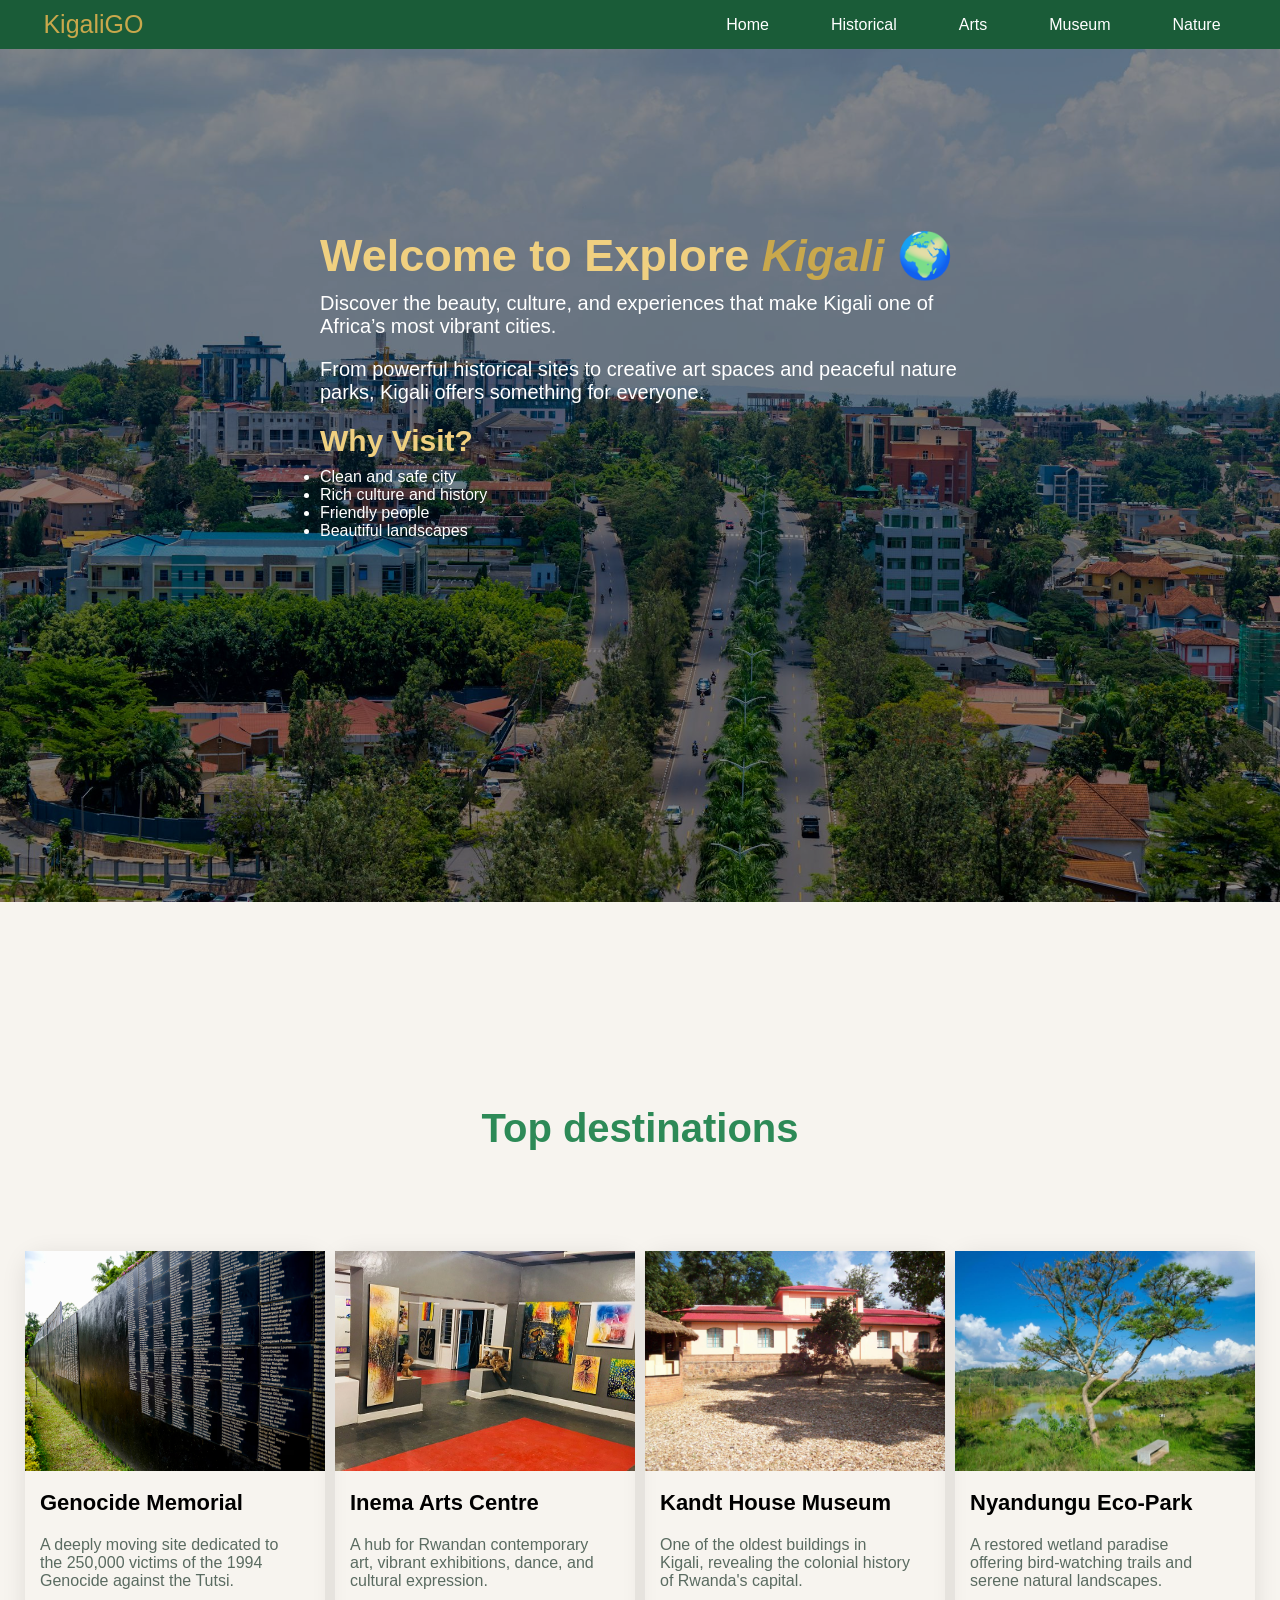
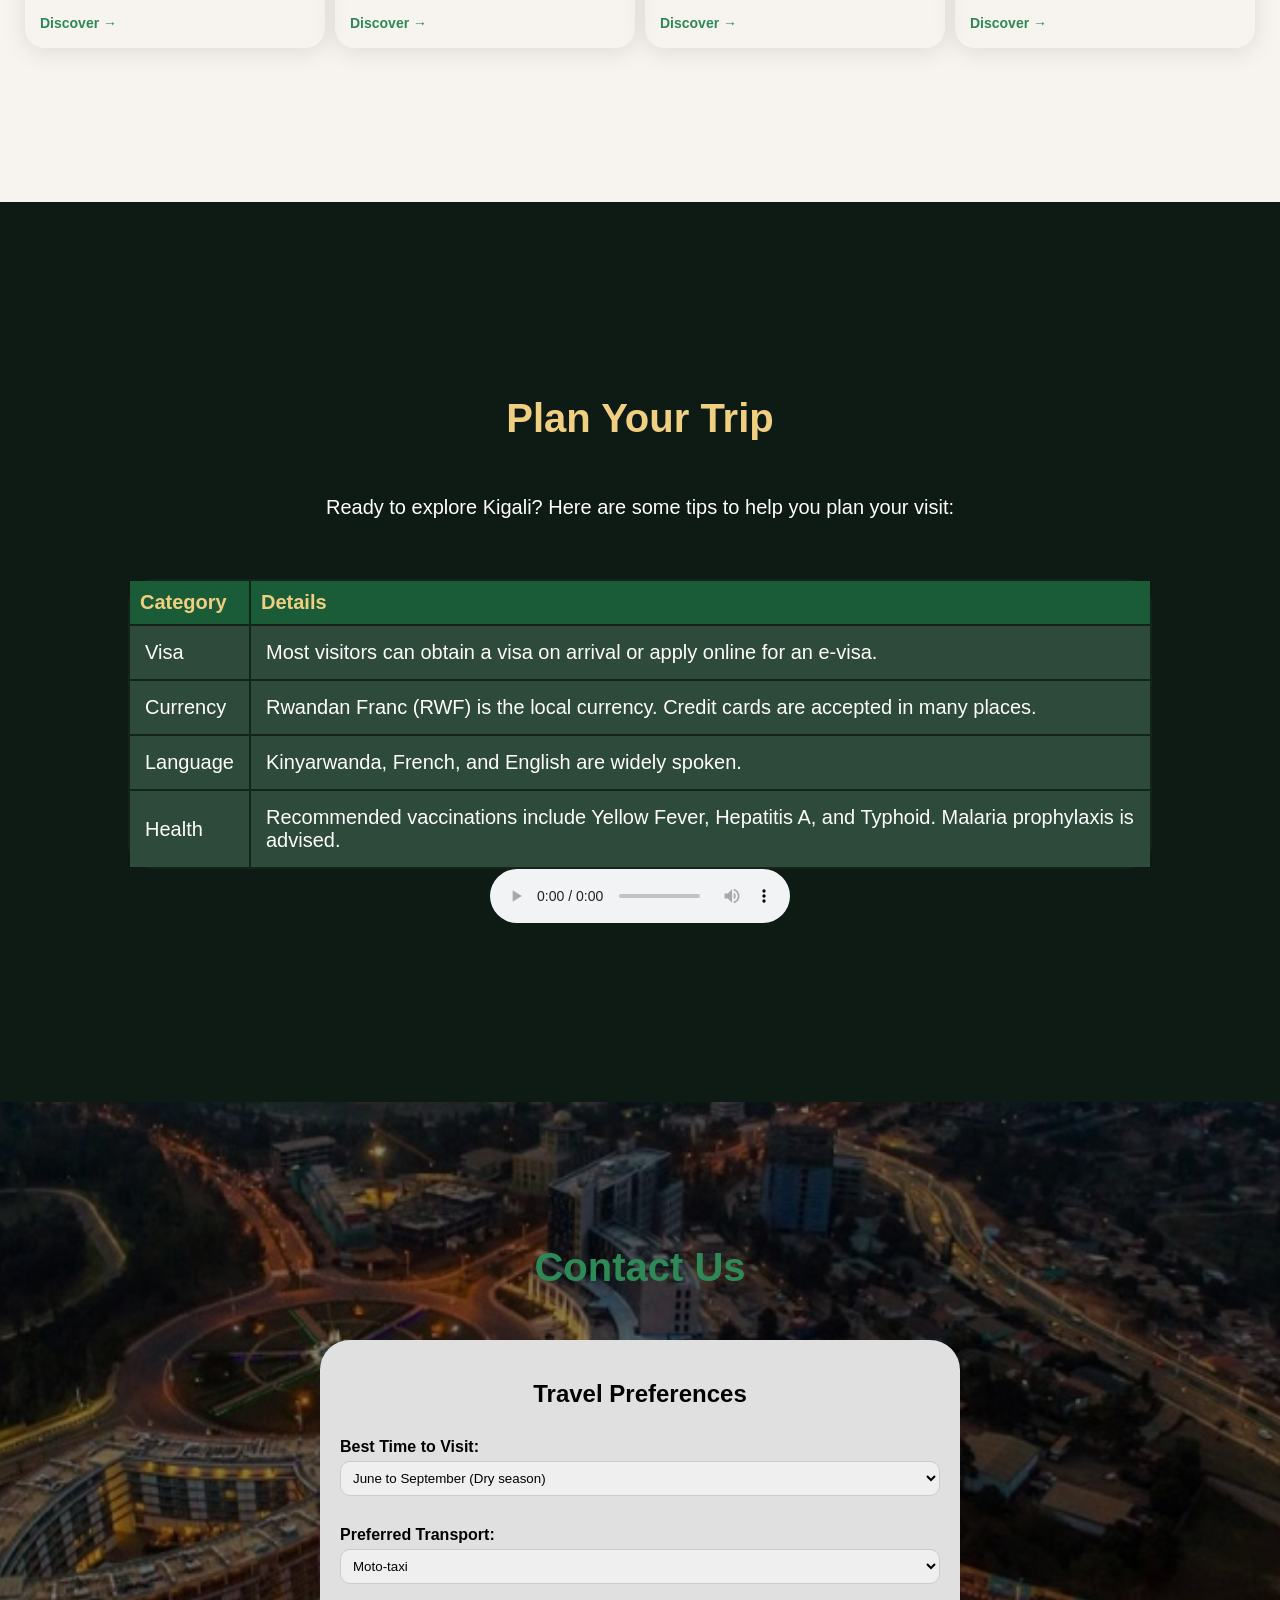
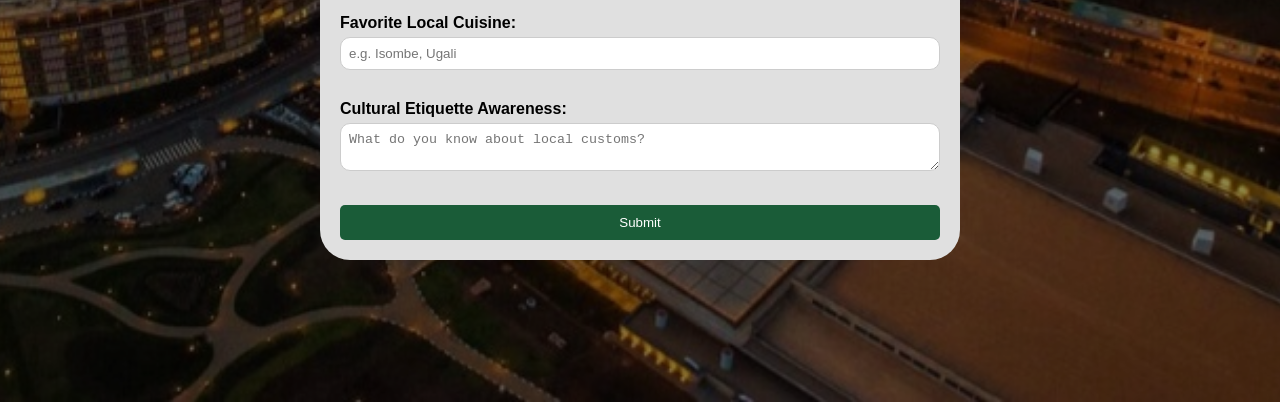
<file: index.html>
<!DOCTYPE html>
<html lang="en">
<head>
    <meta charset="UTF-8">
    <meta name="viewport" content="width=device-width, initial-scale=1.0">
    <title>Home</title>
    <link rel="stylesheet" href="./style.css">
</head>
<body>
    <nav class="navbar">
        <div class="navlogo">KigaliGO</div>
        <ul class="navlinks">
            <li><a href="#index.html">Home</a></li>
            <li><a href="./historical.html">Historical</a></li>
            <li><a href="./arts.html">Arts</a></li>
            <li><a href="./museum.html">Museum</a></li>
            <li><a href="./nature.html">Nature</a></li>
        </ul>
    </nav>
    <section class="welcome">
        <img src="./Kigali.jpeg" alt="Kigali Cityscape">
        <div class="main">
            <div class="text">
                <h1>Welcome to Explore<span> Kigali</span> 🌍</h1>
                <p>Discover the beauty, culture, and experiences that make Kigali one 
                of Africa’s most vibrant cities.</p>
                <p>From powerful historical sites to creative art spaces and peaceful
                nature parks, Kigali offers something for everyone.</p>
            </div>
            <div class="descript">
                <h1>Why Visit?</h1>
                <ul>
                    <li>Clean and safe city</li>
                    <li>Rich culture and history</li>
                    <li>Friendly people</li>
                    <li>Beautiful landscapes</li>
                </ul>
            </div>
        </div>   
    </section>

    <section class="destinations">
        <h1>Top destinations</h1>
        <div class="card-grid">
            <div class="card">
                <img src="./memorial2.avif" alt="Genocide Memorial">
                <div class="card-body">
                    <h3>Genocide Memorial</h3>
                    <p>A deeply moving site dedicated to the 250,000 victims of the 1994 Genocide against the Tutsi.</p>
                    <a href="./historical.html">Discover → </a>
                </div>
            </div>
            <div class="card">
                <img src="./art2.jpg" alt="Inema Arts">
                <div class="card-body">
                    <h3>Inema Arts Centre</h3>
                    <p>A hub for Rwandan contemporary art, vibrant exhibitions, dance, and cultural expression.</p>
                    <a href="./arts.html">Discover → </a>
                </div>
            </div>
            <div class="card">
                <img src="./museum2.jpg" alt="Kandt Museum">
                <div class="card-body">
                    <h3>Kandt House Museum</h3>
                    <p>One of the oldest buildings in Kigali, revealing the colonial history of Rwanda's capital.</p>
                    <a href="./museum.html">Discover → </a>
                </div>
            </div>
            <div class="card">
                <img src="./nature2.jpg" alt="Nyandungu Park">
                <div class="card-body">
                    <h3>Nyandungu Eco-Park</h3>
                    <p>A restored wetland paradise offering bird-watching trails and serene natural landscapes.</p>   
                    <a href="./nature.html">Discover → </a>                 
                </div>
            </div>

        </div>
    </section>

    <section class="plan">
        <h1>Plan Your Trip</h1>
        <p>Ready to explore Kigali? Here are some tips to help you plan your visit:</p>
        <table class="table-head">
            <thead>
                <tr>
                    <th>Category</th>
                    <th>Details</th>
                </tr>
            </thead>
            <tbody class="table-body">
                <tr>
                    <td>Visa</td>
                    <td>Most visitors can obtain a visa on arrival or apply online for an e-visa.</td>
                </tr>
                <tr>
                    <td>Currency</td>
                    <td>Rwandan Franc (RWF) is the local currency. Credit cards are accepted in many places.</td>
                </tr>
                <tr>
                    <td>Language</td>
                    <td>Kinyarwanda, French, and English are widely spoken.</td>
                </tr>
                <tr>
                    <td>Health</td>
                    <td>Recommended vaccinations include Yellow Fever, Hepatitis A, and Typhoid. Malaria prophylaxis is advised.</td>
                </tr>
            </tbody>    
        </table>   
        <audio class="plan-audio" controls>
            <source src="./kgl_we_share.mp4" type="audio/mpeg">
            Your browser does not support the audio element.
        </audio>    
    </section>

    <section class="form-section">
        <img src="./Kigali2.jpg" alt="Kigali Convention Center">
        <h1>Contact Us</h1>
        <div class="travel-form">
            <h2>Travel Preferences</h2>
            <form>
            <label for="visit-time">Best Time to Visit:</label>
            <select id="visit-time" name="visit-time">
                <option>June to September (Dry season)</option>
                <option>October to May (Rainy season)</option>
            </select>
            <label for="transport">Preferred Transport:</label>
            <select id="transport" name="transport">
                <option>Moto-taxi</option>
                <option>Car rental</option>
                <option>Guided tour</option>
             </select>
                <label for="cuisine">Favorite Local Cuisine:</label>
                <input type="text" id="cuisine" name="cuisine" placeholder="e.g. Isombe, Ugali">
                <label for="etiquette">Cultural Etiquette Awareness:</label>
                <textarea id="etiquette" name="etiquette" placeholder="What do you know about local customs?"></textarea>
                <button type="submit">Submit</button>
            </form>
        </div>
    </section>
</body>
</html>
</file>
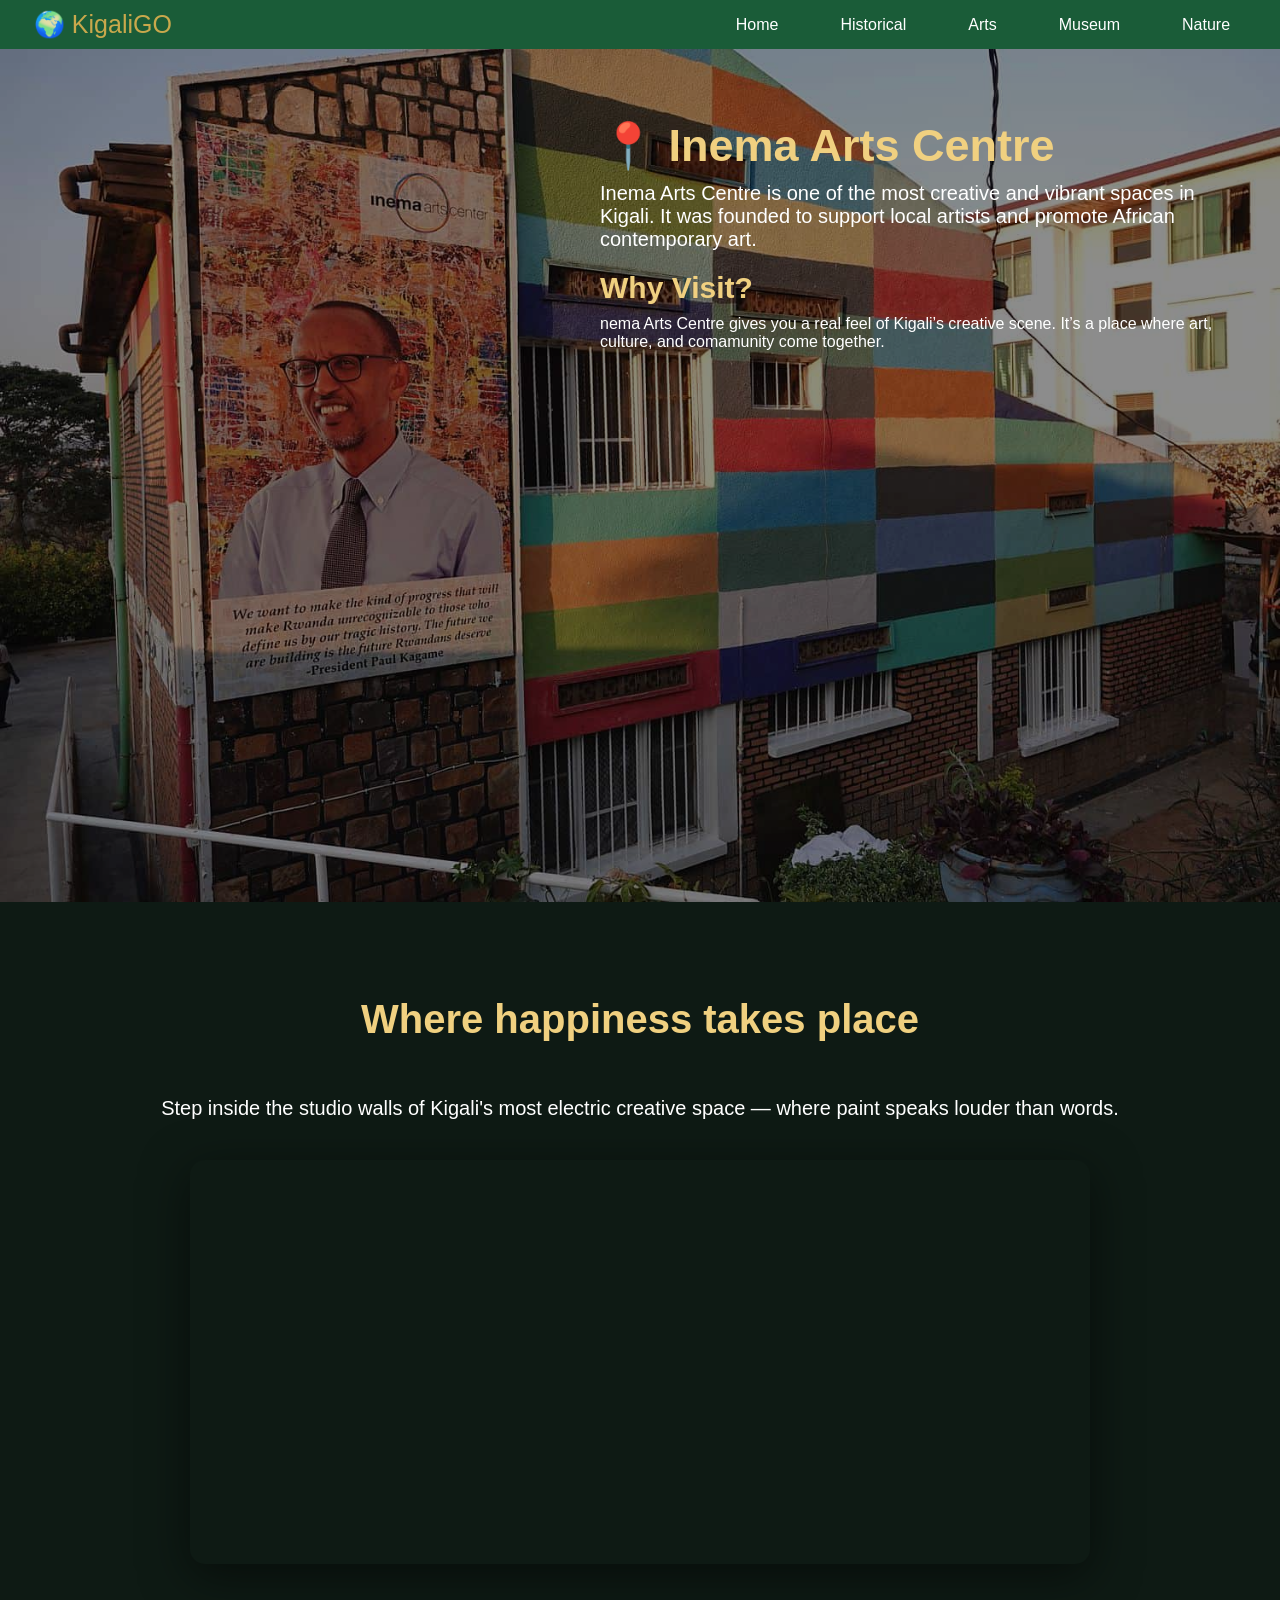
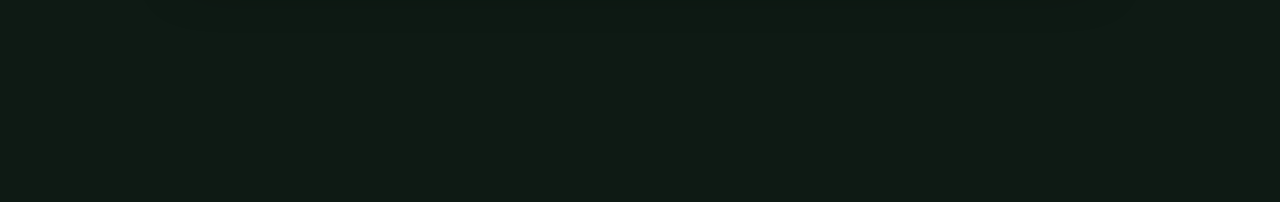
<file: arts.html>
<!DOCTYPE html>
<html lang="en">
<head>
    <meta charset="UTF-8">
    <meta name="viewport" content="width=device-width, initial-scale=1.0">
    <title>Arts</title>
    <link rel="stylesheet" href="./style.css">
</head>
<body>
    <nav class="navbar">
        <div class="navlogo">🌍 KigaliGO</div>
        <ul class="navlinks">
            <li><a href="./index.html">Home</a></li>
            <li><a href="./historical.html">Historical</a></li>
            <li><a href="#arts.html">Arts</a></li>
            <li><a href="./museum.html">Museum</a></li>
            <li><a href="./nature.html">Nature</a></li>
        </ul>
    </nav>
    
    <section class="welcome arts">
        <img src="./arts.jpg" alt="Inema Arts Centre">
        <div class="main_arts">
            <div class="text">
                <h1>📍 Inema Arts Centre</h1>
                <p>Inema Arts Centre is one of the most creative and vibrant spaces in Kigali. 
                It was founded to support local artists and promote African contemporary art.</p> 
            </div>
            <div class="descript">
                <h1>Why Visit?</h1>
                <p>nema Arts Centre gives you a real feel of Kigali’s creative scene.
                It’s a place where art, culture, and comamunity come together.</p>
            </div>
        </div>
    </section>

    <section class="video-section">
        <h2>Where happiness takes place</h2>
        <p>Step inside the studio walls of Kigali's most electric creative space — where paint speaks louder than words.</p>
        <div class="video-wrapper">
            <iframe 
            width="900" 
            height="400"
            src="https://www.youtube.com/embed/zziNIEUYe1s"
            frameborder="0"
            allow="accelerometer; autoplay; clipboard-write; encrypted-media; gyroscope"
            allowfullscreen>
          </iframe>
        </div>
    </section>  
</body>
</html>
</file>
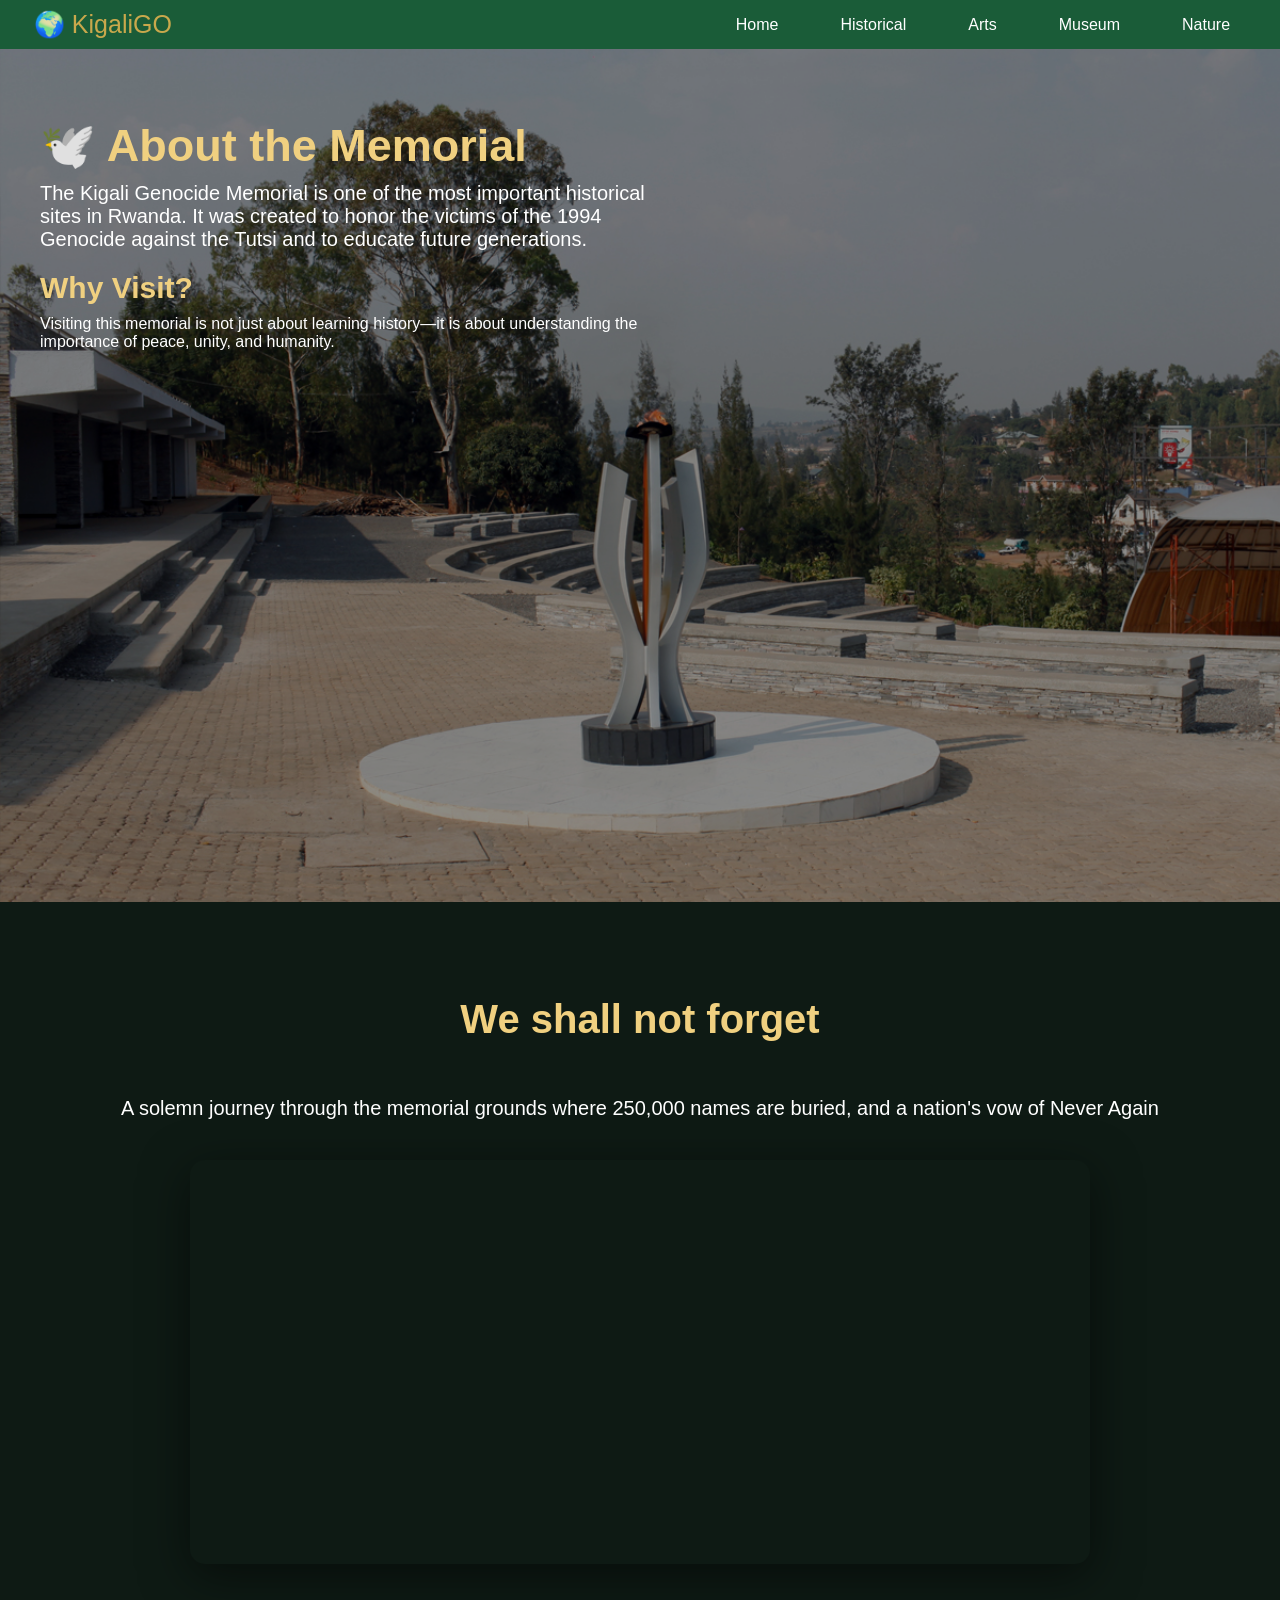
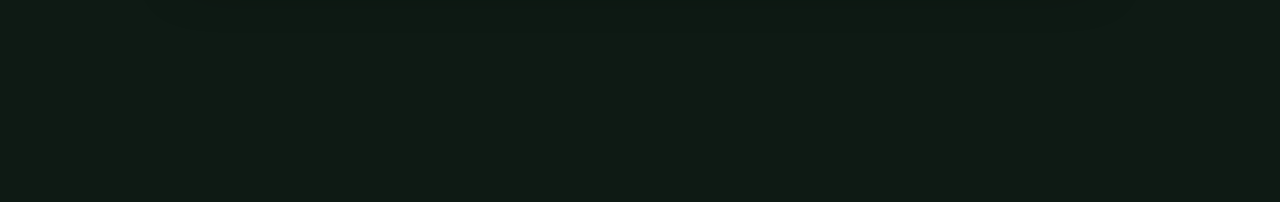
<file: historical.html>
<!DOCTYPE html>
<html lang="en">
<head>
    <meta charset="UTF-8">
    <meta name="viewport" content="width=device-width, initial-scale=1.0">
    <title>Historical</title>
    <link rel="stylesheet" href="./style.css">
</head>
<body>
    <nav class="navbar">
        <div class="navlogo">🌍 KigaliGO</div>
        <ul class="navlinks">
            <li><a href="./index.html">Home</a></li>
            <li><a href="#historical.html">Historical</a></li>
            <li><a href="./arts.html">Arts</a></li>
            <li><a href="./museum.html">Museum</a></li>
            <li><a href="./nature.html">Nature</a></li>
        </ul>
    </nav>
    
    <section class="welcome memorial">
        <img src="./Memorial.jpg" alt="Kigali Genocode Memorial">
        <div class="main_memorial">
            <div class="text">
                <h1>🕊️ About the Memorial</h1>
                <p>The Kigali Genocide Memorial is one of the most important historical sites in Rwanda.
                It was created to honor the victims of the 1994 Genocide against the Tutsi and 
                to educate future generations.</p>
            </div>
            <div class="descript">
                <h1>Why Visit?</h1>
                <p>Visiting this memorial is not just about learning history—it is about understanding 
                the importance of peace, unity, and humanity.</p>
            </div>
        </div>
        
    </section> 

    <section class="video-section">
        <h2>We shall not forget</h2>
        <p>A solemn journey through the memorial grounds where 250,000 names are buried, and a nation's vow of Never Again</p>
        <div class="video-wrapper">
            <iframe 
            width="900" 
            height="400"
            src="https://www.youtube.com/embed/BJX_KEfJcGc"
            frameborder="0"
            allow="accelerometer; autoplay; clipboard-write; encrypted-media; gyroscope"
            allowfullscreen>
          </iframe>
        </div>
      </section>   
</body>
</html>
</file>
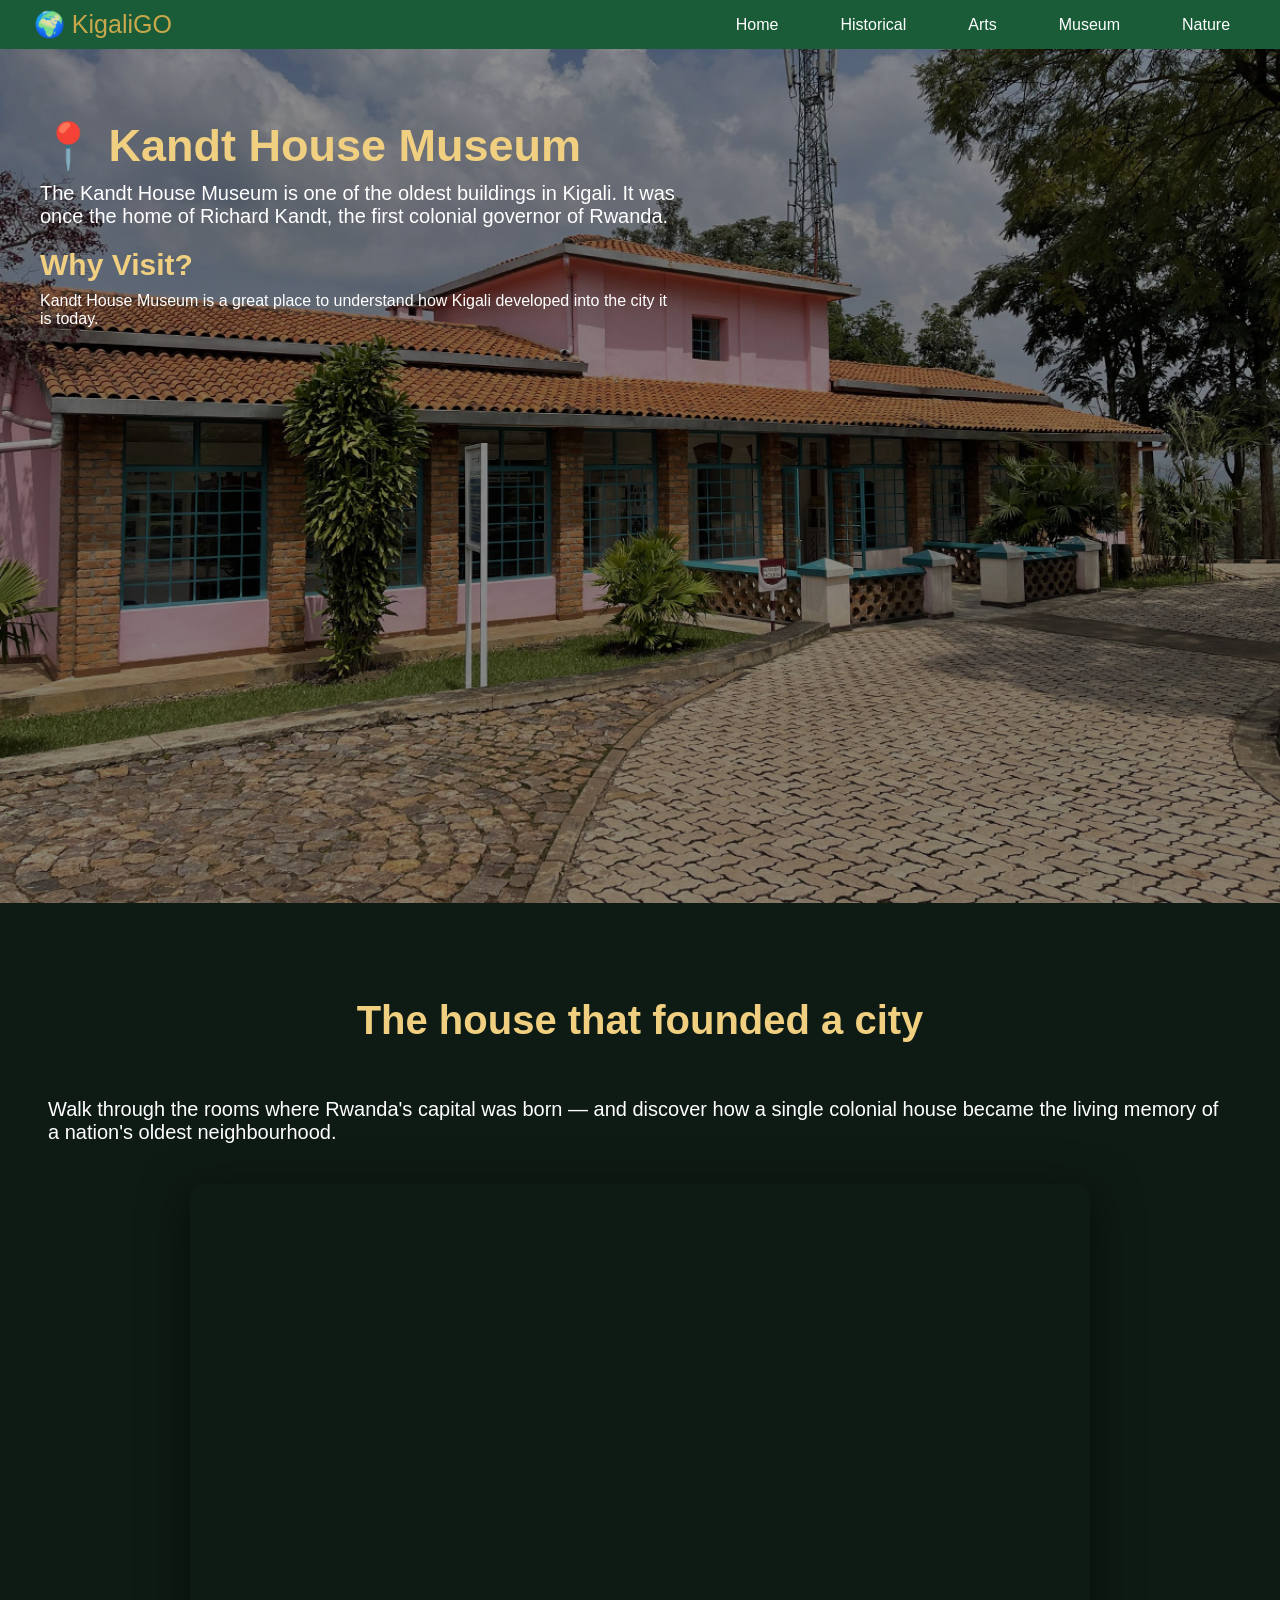
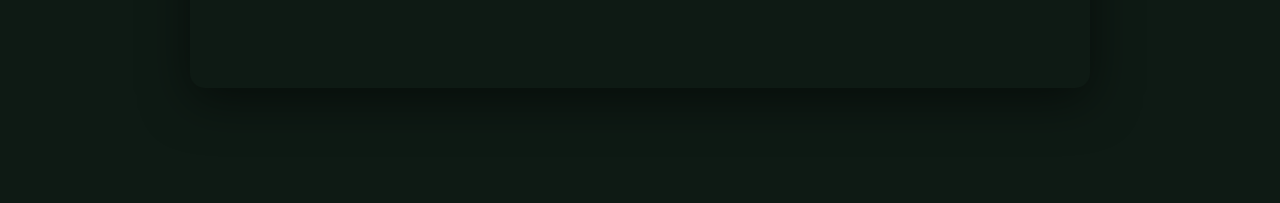
<file: museum.html>
<!DOCTYPE html>
<html lang="en">
<head>
    <meta charset="UTF-8">
    <meta name="viewport" content="width=device-width, initial-scale=1.0">
    <title>Museum</title>
    <link rel="stylesheet" href="./style.css">
</head>
<body>
    <nav class="navbar">
        <div class="navlogo">🌍 KigaliGO</div>
        <ul class="navlinks">
            <li><a href="./index.html">Home</a></li>
            <li><a href="./historical.html">Historical</a></li>
            <li><a href="./arts.html">Arts</a></li>
            <li><a href="#museum.html">Museum</a></li>
            <li><a href="./nature.html">Nature</a></li>
        </ul>
    </nav>
    <section class="welcome memorial">
        <img src="./museum.jpg" alt="Kandt House Museum">
        <div class="main_memorial">
            <div class="text">
                <h1>📍 Kandt House Museum</h1>
                <p>The Kandt House Museum is one of the oldest buildings in Kigali. 
                It was once the home of Richard Kandt, the first colonial governor of Rwanda.</p>
            </div>
            <div class="descript">
                <h1>Why Visit?</h1>
                <p>Kandt House Museum is a great place to understand how Kigali 
                developed into the city it is today.</p>
            </div>
        </div>
    </section>

    <section class="video-section">
        <h2>The house that founded a city</h2>
        <p>Walk through the rooms where Rwanda's capital was born — and discover how a single colonial house became the living memory of a nation's oldest neighbourhood.</p>
        <div class="video-wrapper">
            <iframe 
            width="900" 
            height="500"
            src="https://www.youtube.com/embed/5rpNWXW2SAw"
            frameborder="0"
            allow="accelerometer; autoplay; clipboard-write; encrypted-media; gyroscope"
            allowfullscreen>
          </iframe>
        </div>
    </section>  

</body>
</html>
</file>
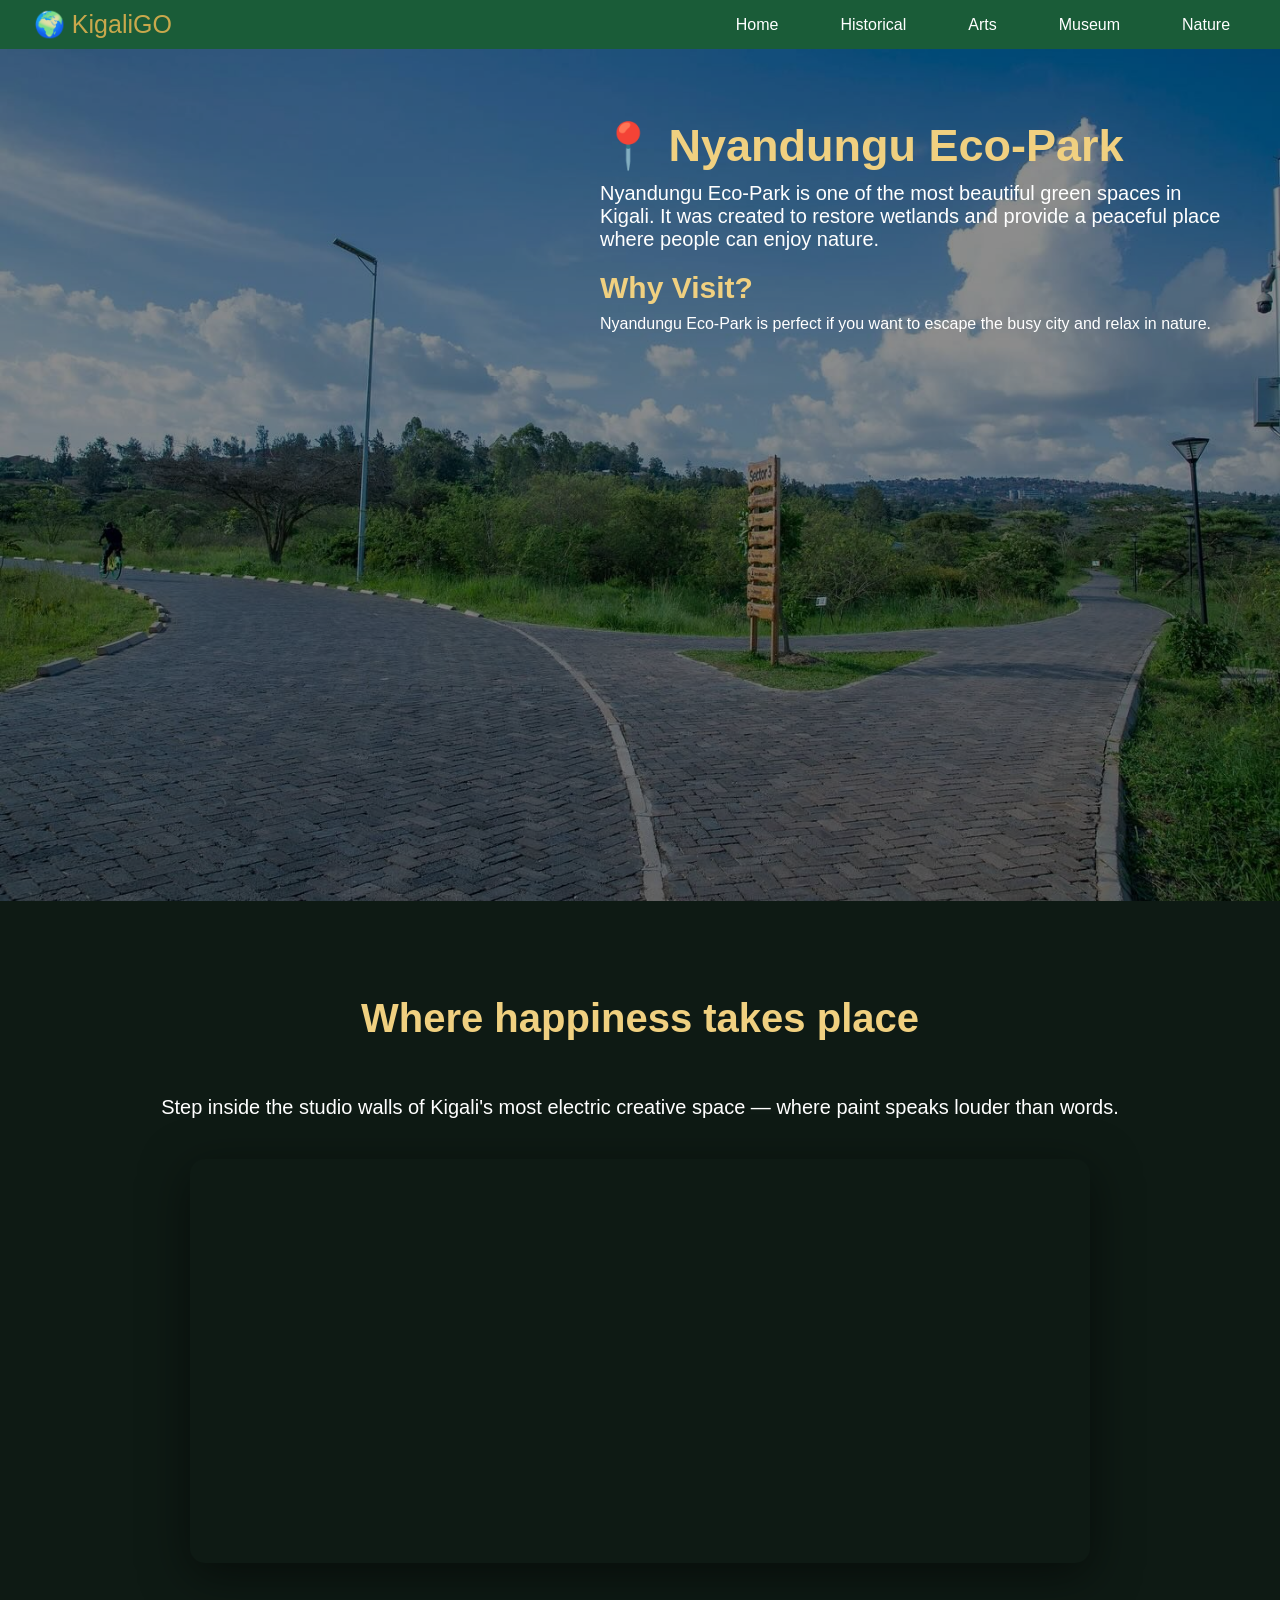
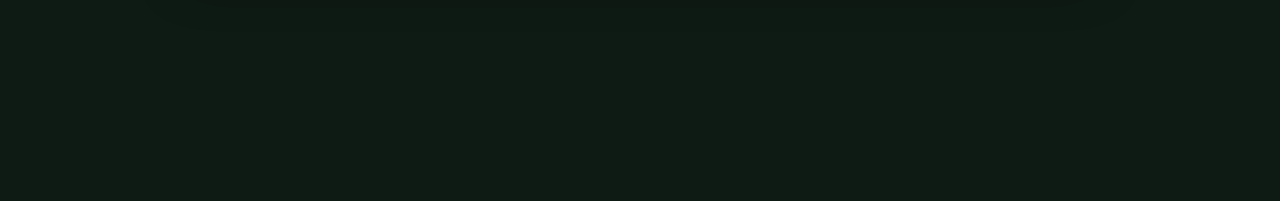
<file: nature.html>
<!DOCTYPE html>
<html lang="en">
<head>
    <meta charset="UTF-8">
    <meta name="viewport" content="width=device-width, initial-scale=1.0">
    <title>Nature</title>
    <link rel="stylesheet" href="./style.css">
</head>
<body>
    <nav class="navbar">
        <div class="navlogo">🌍 KigaliGO</div>
        <ul class="navlinks">
            <li><a href="./index.html">Home</a></li>
            <li><a href="./historical.html">Historical</a></li>
            <li><a href="./arts.html">Arts</a></li>
            <li><a href="./museum.html">Museum</a></li>
            <li><a href="#nature.html">Nature</a></li>
        </ul>
    </nav>
    
    <section class="welcome arts">
        <img src="./nature.jpg" alt="Nyandungu Eco-Park">
        <div class="main_arts">
            <div class="text">
                <h1>📍 Nyandungu Eco-Park</h1>
                <p>Nyandungu Eco-Park is one of the most beautiful green spaces in Kigali. 
                It was created to restore wetlands and provide a peaceful place where people can enjoy nature.</p>
            </div>
            <div class="descript">
                <h1>Why Visit?</h1>
                <p>Nyandungu Eco-Park is perfect if you want to escape the busy city and relax in nature.</p>
            </div>
        </div>
    </section>  
    
    <section class="video-section">
        <h2>Where happiness takes place</h2>
        <p>Step inside the studio walls of Kigali's most electric creative space — where paint speaks louder than words.</p>
        <div class="video-wrapper">
            <iframe 
            width="900" 
            height="400"
            src="https://www.youtube.com/embed/HJSA86uC_fI"
            frameborder="0"
            allow="accelerometer; autoplay; clipboard-write; encrypted-media; gyroscope"
            allowfullscreen>
          </iframe>
        </div>
      </section> 

</body>
</html>
</file>
<file: style.css>
/* all sections */
*{
    margin: 0;
    padding: 0;
    box-sizing: border-box;
}
/* body sections */
body {
    font-family: Arial, sans-serif;
    min-height: 100vh;
    color: white;
}

/* navbar */
.navbar {
    display: flex;
    padding: 10px;
    align-items: center;
    justify-content:space-around;
    background-color: #1a5c38;
    gap: 500px;
}
.navlogo{
    color: #c9a84c;
    font-size: 25px;
}
.navlinks{
    display: flex;
    gap: 30px;
    list-style: none;
}
.navlinks a{
    padding: 10px 16px;
    border-radius: 50px;
    color: white;
    cursor: pointer;
    border-radius: 25px;
    font-size: 16px;
    text-decoration: none;
}
.navlinks a:hover {
    background: #2d8a57;  
    border-radius: 25px;
}

/* section styles */
section {
    display: flex;
    flex-direction: column;
}
.welcome img{
    width: 100%;  
    height: 100%;
    object-fit: cover;
    filter: brightness(0.55);
}
.welcome{
    align-items: center;  
    position: relative; 
}
.memorial{
    align-items: start;
}
.arts{
    align-items: end;
}
.museum{
    align-items: start;
}
/* main styles */
.main {
    display: flex;
    flex-direction: column;
    justify-content: start;
    width: 50%;
    position: absolute;
    margin-top: 180px;
}
.main_memorial{
    display: flex;
    flex-direction: column;
    justify-content: start;
    width: 50%;
    position: absolute;
    margin: 70px 40px;  
}
.main_arts{
    display: flex;
    flex-direction: column;
    justify-content: start;
    width: 50%;
    position: absolute;
    margin: 70px 40px;  
}

/* text styles */
.text h1 {
    font-size: 45px;
    color: #f0d080;
    margin-bottom: 10px;
}
.text h1 span{
    color: #c9a84c;
    font-style: italic;
}
.text p {
    font-size: 20px;
    margin-bottom: 20px;
}
/* descript stlyes */
.descript{
    display: flex;
    flex-direction: column;
}
.descript h1 {
    font-size: 30px;
    color: #f0d080;
    margin-bottom: 10px;
}

/* destination cards */
.destinations{
    color: black;
    align-items: center;
    justify-content: center;
    height: 100vh;
    background:#f7f4ef
}
.destinations h1{
    font-size: 40px;
    color: #2d8a57; 
    margin: 50px;
}
.card-body h3{
    font-size: 22px;
}
.card-body p { 
    font-size: 16px; 
    color:#5a6b61; 
    margin: 20px 0px;
}
.card-body{
    font-size: 20px;
    width: 280px;
    padding: 15px 15px;
}
.card-body a{
    text-decoration: none;
    color:#2d8a57; 
    font-weight:600; 
    font-size:14px; 
}
.card img{
    width: 300px;
    height: 220px;
}
.card-grid{
    display:flex;
    justify-content: center;
    align-items: center;
    width: 70%;
    gap:10px;
    margin-top: 50px;
}
.card{
    border-radius: 20px;
    box-shadow: #2d8a57;
    cursor: pointer;
    box-shadow:0 4px 24px rgba(0,0,0,0.10);
}
/* video */
.video-section { 
    padding:80px 48px; 
    height: 100vh;
    align-items: center;
    background:#0e1a14; 
    color:#fff; 
}
.video-section h2{
    color:#f0d080; 
    font-size: 40px;
    margin: 15px 0px;
}
.video-section p{
    font-size: 20px;
    margin: 40px 0px;
}
.video-wrapper { 
    max-width:900px; 
    border-radius:15px; 
    overflow:hidden;
    box-shadow:0 12px 48px rgba(0,0,0,0.5); 
}

/* plan */
.plan{
    display: flex;
    flex-direction: column;
    align-items: center;
    justify-content: center;
    height: 100vh;
    background:#0e1a14; 
}
.plan h1{
    color:#f0d080; 
    font-size: 40px;
    margin: 15px 0px;
}
.plan p{
    font-size: 20px;
    margin: 40px 0px;;
}
.table-head{
    width: 80%;
    font-size: 20px;
    margin-top: 20px;
    background-color: #13241b;
    border-radius: 25px;
}
.table-head thead{
    background-color: #1a5c38;
}
.table-head th {
    color: #f0d080;
    padding: 10px;
    text-align: left;
}
.table-head td {
    padding: 15px;
    color: #ffffff;
    border: 0.1px line black;   
}
.table-body tr{
    background:#2e4a3a;
}

/* form */
.form-section{
    display: flex;
    flex-direction: column;
    align-items: center;
    justify-content: center;
    min-height: 100vh;
    background-color: #f9f9f9;
    color: black;  
}
.form-section img{
    object-fit: cover;
    width: 100%;
    height: 100%;
    position: absolute;
    z-index: 0;
    filter: brightness(0.55);
}
.form-section h1{
    color: #2d8a57;
    font-size: 40px;
    margin: 0px 0px 50px 0px;
}
.form-section h1,.form-section p, .travel-form{
    position: relative;
    z-index: 1;
}
.travel-form {
    width: 50%;
    padding: 20px;
    background-color: #e0e0e0;
    border-radius: 30px;
}
.travel-form h2 {
    text-align: center;
    margin: 20px 0px;
}

.travel-form label {
    display: block;
    margin-top: 30px;
    font-weight: bold;
}

.travel-form input,
.travel-form select,
.travel-form textarea {
    width: 100%;
    padding: 8px;
    margin-top: 5px;
    border: 1px solid #ccc;
    border-radius: 10px;
}

.travel-form button {
    margin-top: 30px;
    width: 100%;
    padding: 10px;
    background-color: #1a5c38;
    color: white;
    border: none;
    border-radius: 5px;
    cursor: pointer;
}

.travel-form button:hover {
    background-color: #14492c;
}

/* responsive */

@media (max-width: 768px) {

    /* Navbar */
    .navbar {
      gap: 20px;
      padding: 12px 20px;
      flex-wrap: wrap;
      justify-content: space-between;
    }
    .navlogo {
      font-size: 20px;
    }
    .navlinks {
      gap: 6px;
      flex-wrap: wrap;
      justify-content: center;
    }
    .navlinks a {
      padding: 7px 11px;
      font-size: 14px;
    }
   
    /* Welcome / hero */
    .welcome img {
      height: 420px;
      object-fit: cover;
    }
    .main {
      width: 80%;
      margin-top: 100px;
    }
    .main_memorial,
    .main_arts {
      width: 80%;
      margin: 50px 24px;
    }
    .text h1 {
      font-size: 32px;
    }
    .text p {
      font-size: 16px;
    }
    .descript h1 {
      font-size: 22px;
    }
   
    /* Destination cards */
    .destinations {
      height: auto;
      padding-bottom: 50px;
    }
    .destinations h1 {
      font-size: 30px;
      margin: 30px 20px;
    }
    .card-grid {
      width: 95%;
      flex-wrap: wrap;
      gap: 16px;
      margin-top: 30px;
    }
    .card {
      width: calc(50% - 8px);
      flex-shrink: 0;
    }
    .card img {
      width: 100%;
      height: 180px;
    }
    .card-body {
      width: 100%;
      padding: 12px;
    }
    .card-body h3 {
      font-size: 18px;
    }
    .card-body p {
      font-size: 14px;
      margin: 10px 0;
    }
   
    /* Video section */
    .video-section {
      padding: 50px 24px;
      height: auto;
    }
    .video-section h2 {
      font-size: 28px;
    }
    .video-section p {
      font-size: 16px;
      margin: 20px 0;
    }
    .video-wrapper {
      width: 100%;
    }
    .video-wrapper iframe {
      width: 100%;
      height: 340px;
    }
   
    /* Plan table */
    .plan {
      height: auto;
      padding: 60px 24px;
    }
    .plan h1 {
      font-size: 30px;
    }
    .plan p {
      font-size: 16px;
      margin: 20px 0;
      text-align: center;
    }
    .plan-audio {
        display: block;       
        margin: 40px;
        width: 100%;
        max-width: 600px;
    }
    .table-head {
      width: 100%;
      font-size: 15px;
    }
   
    /* Contact form */
    .form-section {
      padding: 50px 24px;
      min-height: auto;
    }
    .form-section h1 {
      font-size: 30px;
    }
    .form-section p {
      font-size: 16px;
      margin: 10px 0 30px;
    }
    .travel-form {
      width: 90%;
    }
  }
   
   
  /*  MOBILE */
  @media (max-width: 480px) {
   
    .navbar {
      flex-direction: column;
      align-items: center;
      gap: 10px;
      padding: 12px 16px;
    }
    .navlogo {
      font-size: 20px;
    }
    .navlinks {
      gap: 4px;
      justify-content: center;
    }
    .navlinks a {
      padding: 6px 10px;
      font-size: 12px;
    }
   
    .welcome img {
      height: 340px;
    }
    .main {
      width: 95%;
      margin-top: 70px;
      padding: 0 12px;
    }
    .main_memorial,
    .main_arts {
      width: 95%;
      margin: 30px 12px;
    }
    .text h1 {
      font-size: 24px;
      margin-bottom: 8px;
    }
    .text p {
      font-size: 14px;
      margin-bottom: 12px;
    }
    .descript h1 {
      font-size: 18px;
      margin-bottom: 6px;
    }
    .descript p,
    .descript li {
      font-size: 13px;
    }

    .destinations {
      height: auto;
      padding-bottom: 40px;
    }
    .destinations h1 {
      font-size: 24px;
      margin: 24px 16px;
      text-align: center;
    }
    .card-grid {
      flex-direction: column;
      align-items: center;
      width: 100%;
      gap: 16px;
      margin-top: 16px;
      padding: 0 16px;
    }
    .card {
      width: 100%;
      max-width: 360px;
    }
    .card img {
      width: 100%;
      height: 200px;
      border-radius: 20px 20px 0 0;
    }
    .card-body {
      width: 100%;
      padding: 14px 16px;
    }
    .card-body h3 {
      font-size: 18px;
    }
    .card-body p {
      font-size: 14px;
    }
   
    /* Video section */
    .video-section {
      padding: 36px 16px;
      height: auto;
      align-items: flex-start;
    }
    .video-section h2 {
      font-size: 22px;
      margin: 10px 0;
    }
    .video-section p {
      font-size: 14px;
      margin: 14px 0;
    }
    .video-wrapper {
      width: 100%;
      border-radius: 10px;
    }
    .video-wrapper iframe {
      width: 100%;
      height: 210px;
    }
   
    /* Plan section */
    .plan {
      height: auto;
      padding: 40px 16px;
      text-align: center;
    }
    .plan h1 {
      font-size: 24px;
    }
    .plan p {
      font-size: 14px;
      margin: 14px 0;
    }
    .table-head {
      width: 100%;
      font-size: 13px;
      border-radius: 12px;
    }
    .table-head th,
    .table-head td {
      padding: 10px 8px;
      display: block;       
      width: 100%;
    }
    .table-head thead {
      display: none;      
    }
    .table-body tr {
      display: block;
      margin-bottom: 10px;
      border-radius: 10px;
      overflow: hidden;
    }
    .table-body td:first-child {
      background-color: #1a5c38;
      color: #f0d080;
      font-weight: bold;
      font-size: 14px;
      padding: 8px 10px;
    }
   
    /* Contact form */
    .form-section {
      padding: 36px 16px;
    }
    .form-section h1 {
      font-size: 26px;
      text-align: center;
    }
    .form-section p {
      font-size: 14px;
      text-align: center;
      margin: 8px 0 24px;
    }
    .travel-form {
      width: 100%;
      padding: 16px;
      border-radius: 20px;
    }
    .travel-form h2 {
      font-size: 18px;
      margin: 12px 0;
    }
    .travel-form label {
      font-size: 14px;
      margin-top: 20px;
    }
    .travel-form input,
    .travel-form select,
    .travel-form textarea {
      font-size: 14px;
      padding: 10px;
    }
    .travel-form button {
      font-size: 15px;
      padding: 12px;
      margin-top: 20px;
    }
  }
</file>
